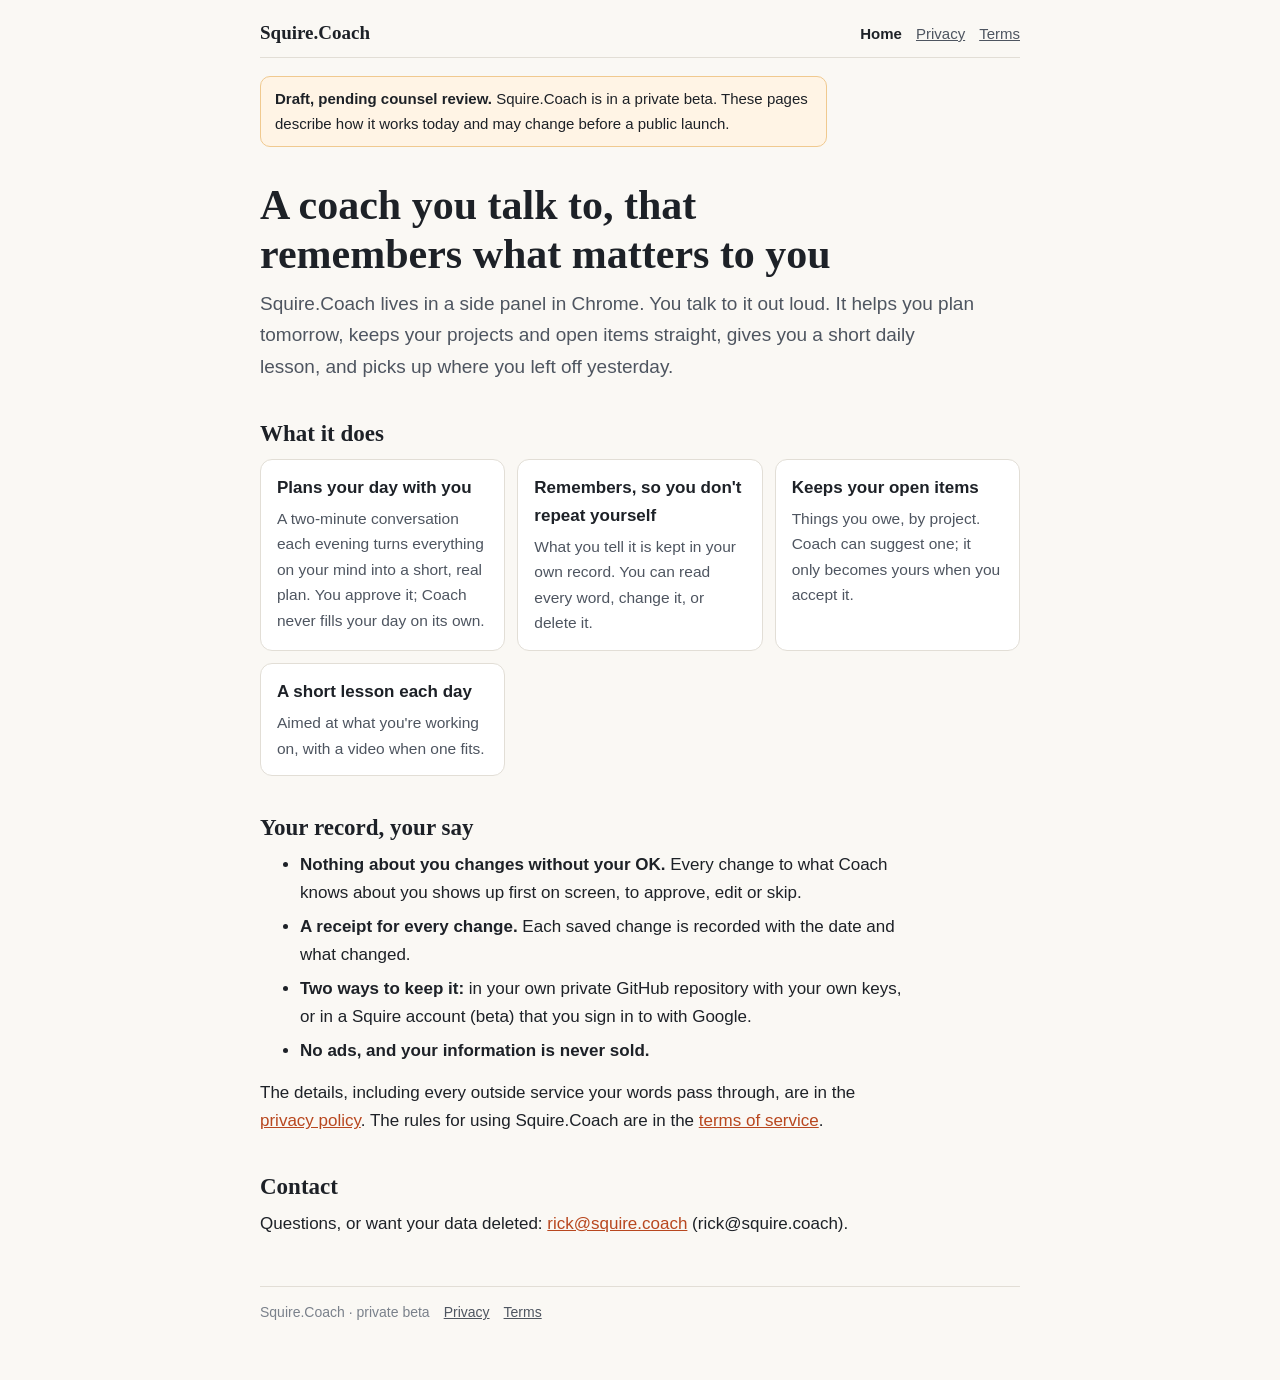
<file: index.html>
<!doctype html>
<html lang="en">
<head>
<meta charset="utf-8">
<meta name="viewport" content="width=device-width, initial-scale=1, viewport-fit=cover">
<title>Squire.Coach</title>
<meta name="description" content="Squire.Coach is a personal coach you talk to out loud. It remembers what matters to you, helps you plan your day, and never changes your record without your OK.">
<link rel="stylesheet" href="site.css">
</head>
<body>
<header class="site">
  <a class="name" href="./">Squire.Coach</a>
  <nav aria-label="Site"><a href="./" aria-current="page">Home</a><a href="privacy/">Privacy</a><a href="terms/">Terms</a></nav>
</header>
<main>
  <p class="draft"><b>Draft, pending counsel review.</b> Squire.Coach is in a private beta. These pages describe how it works today and may change before a public launch.</p>

  <h1>A coach you talk to, that remembers what matters to you</h1>
  <p class="lede">Squire.Coach lives in a side panel in Chrome. You talk to it out loud. It helps you plan tomorrow, keeps your projects and open items straight, gives you a short daily lesson, and picks up where you left off yesterday.</p>

  <h2>What it does</h2>
  <div class="cards">
    <div class="card"><h3>Plans your day with you</h3><p>A two-minute conversation each evening turns everything on your mind into a short, real plan. You approve it; Coach never fills your day on its own.</p></div>
    <div class="card"><h3>Remembers, so you don't repeat yourself</h3><p>What you tell it is kept in your own record. You can read every word, change it, or delete it.</p></div>
    <div class="card"><h3>Keeps your open items</h3><p>Things you owe, by project. Coach can suggest one; it only becomes yours when you accept it.</p></div>
    <div class="card"><h3>A short lesson each day</h3><p>Aimed at what you're working on, with a video when one fits.</p></div>
  </div>

  <h2>Your record, your say</h2>
  <ul>
    <li><b>Nothing about you changes without your OK.</b> Every change to what Coach knows about you shows up first on screen, to approve, edit or skip.</li>
    <li><b>A receipt for every change.</b> Each saved change is recorded with the date and what changed.</li>
    <li><b>Two ways to keep it:</b> in your own private GitHub repository with your own keys, or in a Squire account (beta) that you sign in to with Google.</li>
    <li><b>No ads, and your information is never sold.</b></li>
  </ul>
  <p>The details, including every outside service your words pass through, are in the <a href="privacy/">privacy policy</a>. The rules for using Squire.Coach are in the <a href="terms/">terms of service</a>.</p>

  <h2>Contact</h2>
  <p>Questions, or want your data deleted: <a href="mailto:rick@squire.coach">rick@squire.coach</a> (rick@squire.coach).</p>
</main>
<footer class="site"><span>Squire.Coach · private beta</span><a href="privacy/">Privacy</a><a href="terms/">Terms</a></footer>
</body>
</html>
</file>
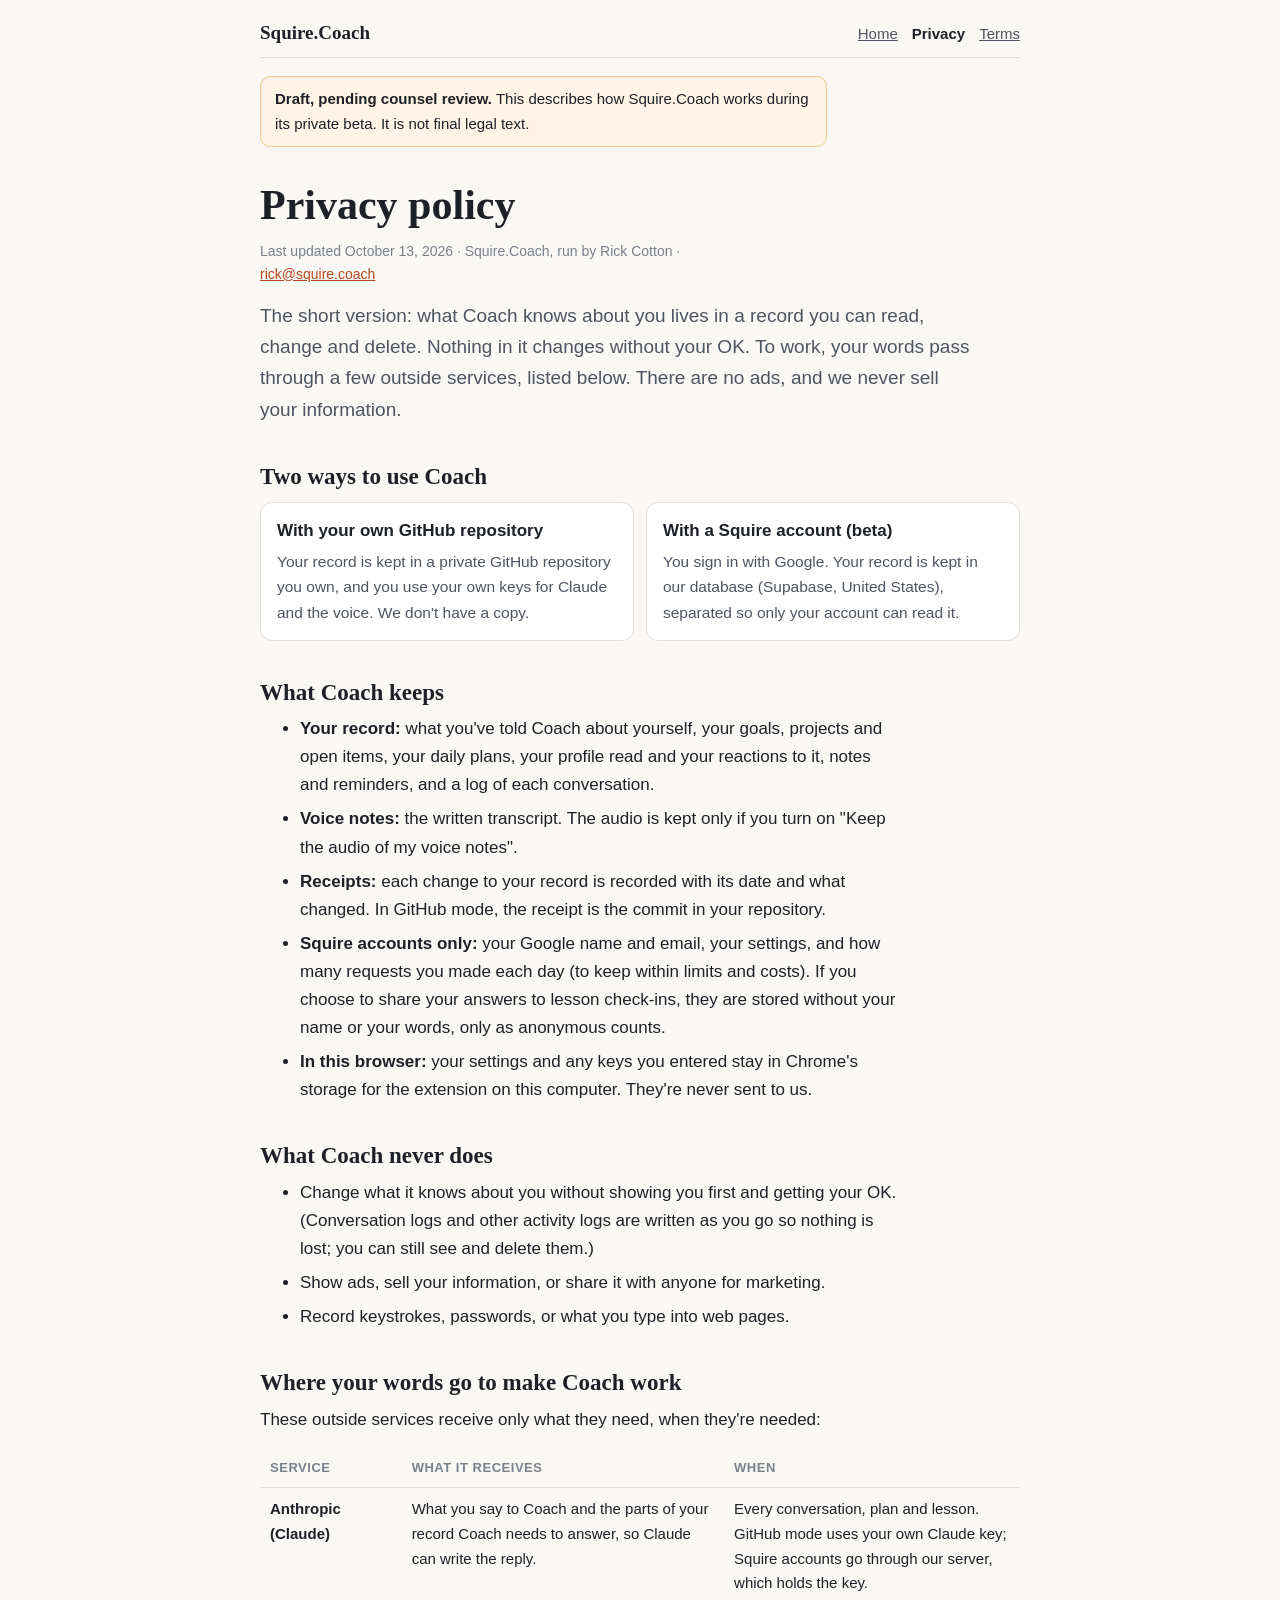
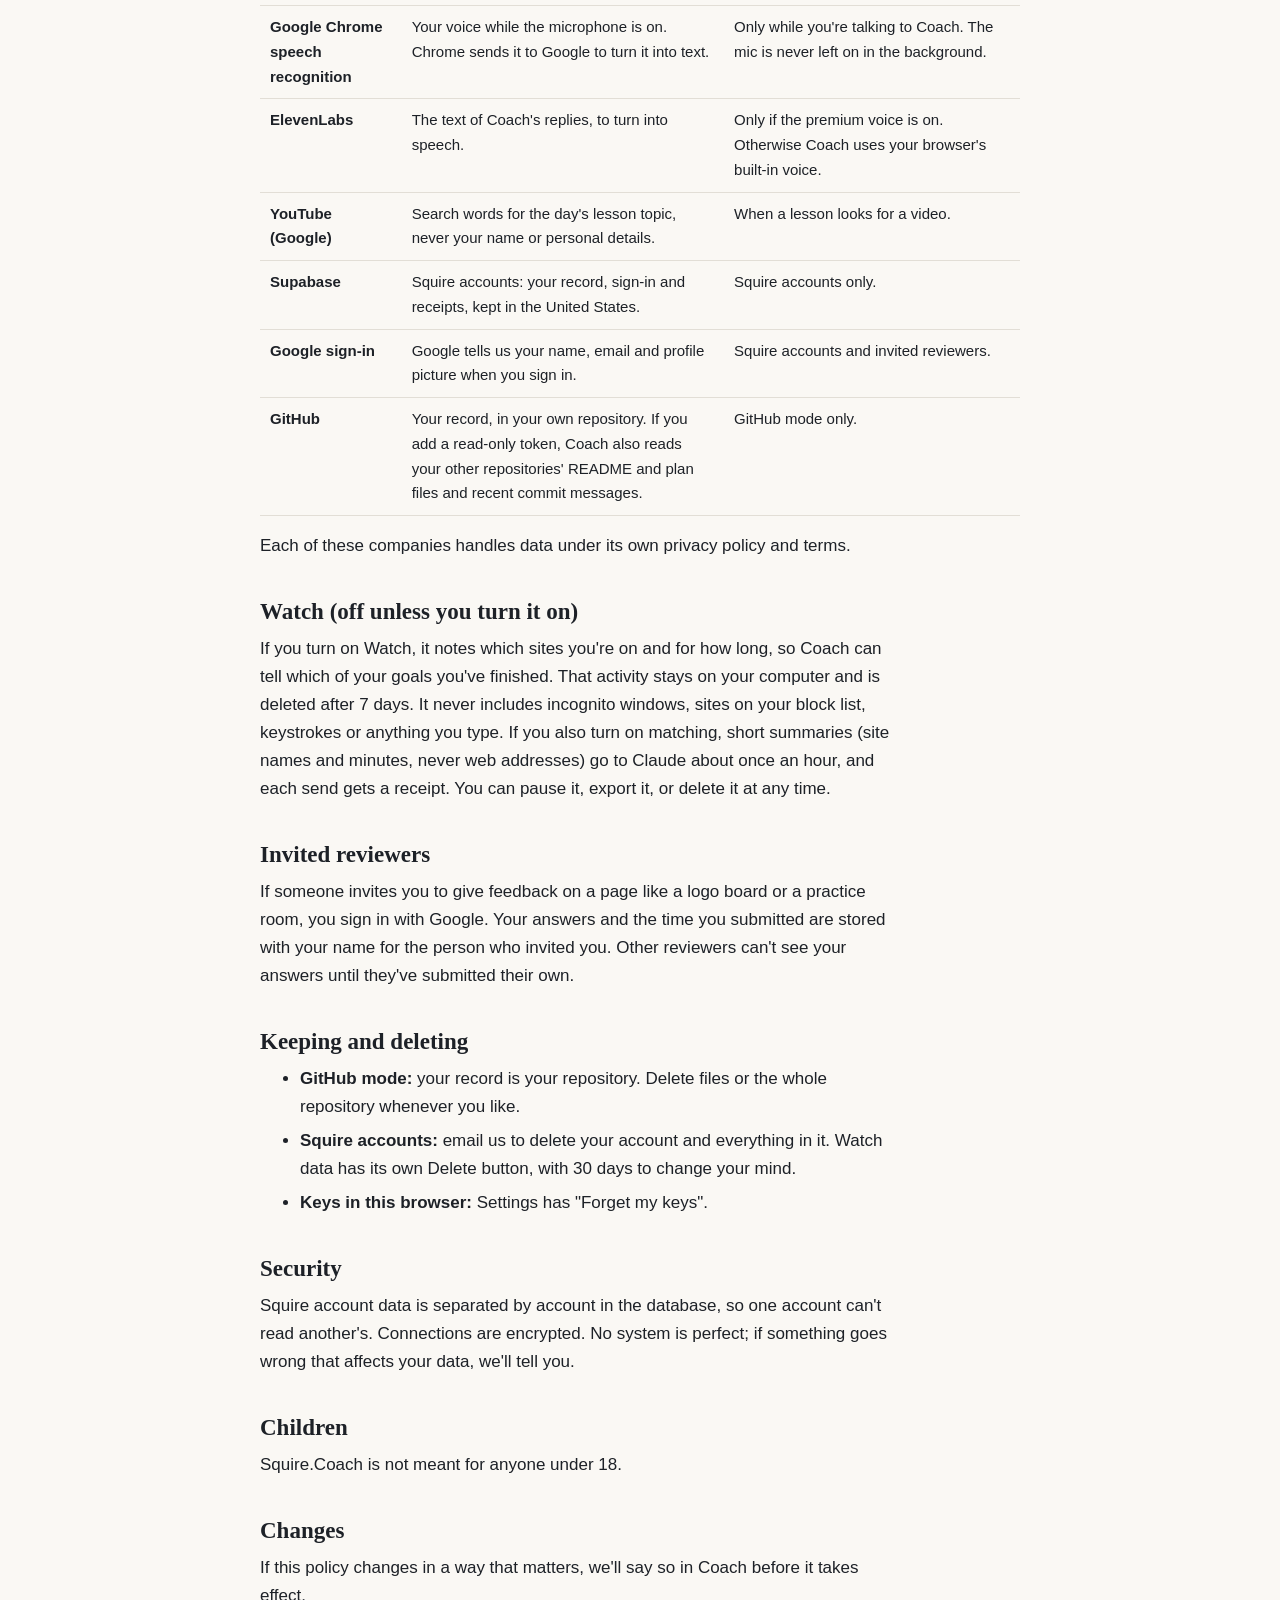
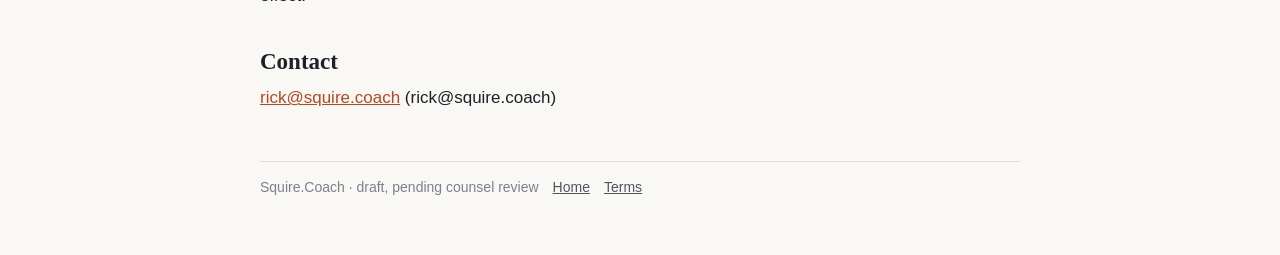
<file: privacy/index.html>
<!doctype html>
<html lang="en">
<head>
<meta charset="utf-8">
<meta name="viewport" content="width=device-width, initial-scale=1, viewport-fit=cover">
<title>Privacy · Squire.Coach</title>
<meta name="description" content="What Squire.Coach stores, where it's kept, and which outside services your words pass through.">
<link rel="stylesheet" href="../site.css">
</head>
<body>
<header class="site">
  <a class="name" href="../">Squire.Coach</a>
  <nav aria-label="Site"><a href="../">Home</a><a href="./" aria-current="page">Privacy</a><a href="../terms/">Terms</a></nav>
</header>
<main>
  <p class="draft"><b>Draft, pending counsel review.</b> This describes how Squire.Coach works during its private beta. It is not final legal text.</p>
  <h1>Privacy policy</h1>
  <p class="meta">Last updated October 13, 2026 · Squire.Coach, run by Rick Cotton · <a href="mailto:rick@squire.coach">rick@squire.coach</a></p>

  <p class="lede">The short version: what Coach knows about you lives in a record you can read, change and delete. Nothing in it changes without your OK. To work, your words pass through a few outside services, listed below. There are no ads, and we never sell your information.</p>

  <h2>Two ways to use Coach</h2>
  <div class="cards">
    <div class="card"><h3>With your own GitHub repository</h3><p>Your record is kept in a private GitHub repository you own, and you use your own keys for Claude and the voice. We don't have a copy.</p></div>
    <div class="card"><h3>With a Squire account (beta)</h3><p>You sign in with Google. Your record is kept in our database (Supabase, United States), separated so only your account can read it.</p></div>
  </div>

  <h2>What Coach keeps</h2>
  <ul>
    <li><b>Your record:</b> what you've told Coach about yourself, your goals, projects and open items, your daily plans, your profile read and your reactions to it, notes and reminders, and a log of each conversation.</li>
    <li><b>Voice notes:</b> the written transcript. The audio is kept only if you turn on "Keep the audio of my voice notes".</li>
    <li><b>Receipts:</b> each change to your record is recorded with its date and what changed. In GitHub mode, the receipt is the commit in your repository.</li>
    <li><b>Squire accounts only:</b> your Google name and email, your settings, and how many requests you made each day (to keep within limits and costs). If you choose to share your answers to lesson check-ins, they are stored without your name or your words, only as anonymous counts.</li>
    <li><b>In this browser:</b> your settings and any keys you entered stay in Chrome's storage for the extension on this computer. They're never sent to us.</li>
  </ul>

  <h2>What Coach never does</h2>
  <ul>
    <li>Change what it knows about you without showing you first and getting your OK. (Conversation logs and other activity logs are written as you go so nothing is lost; you can still see and delete them.)</li>
    <li>Show ads, sell your information, or share it with anyone for marketing.</li>
    <li>Record keystrokes, passwords, or what you type into web pages.</li>
  </ul>

  <h2>Where your words go to make Coach work</h2>
  <p>These outside services receive only what they need, when they're needed:</p>
  <div class="table-wrap">
  <table>
    <tr><th>Service</th><th>What it receives</th><th>When</th></tr>
    <tr><td><b>Anthropic (Claude)</b></td><td>What you say to Coach and the parts of your record Coach needs to answer, so Claude can write the reply.</td><td>Every conversation, plan and lesson. GitHub mode uses your own Claude key; Squire accounts go through our server, which holds the key.</td></tr>
    <tr><td><b>Google Chrome speech recognition</b></td><td>Your voice while the microphone is on. Chrome sends it to Google to turn it into text.</td><td>Only while you're talking to Coach. The mic is never left on in the background.</td></tr>
    <tr><td><b>ElevenLabs</b></td><td>The text of Coach's replies, to turn into speech.</td><td>Only if the premium voice is on. Otherwise Coach uses your browser's built-in voice.</td></tr>
    <tr><td><b>YouTube (Google)</b></td><td>Search words for the day's lesson topic, never your name or personal details.</td><td>When a lesson looks for a video.</td></tr>
    <tr><td><b>Supabase</b></td><td>Squire accounts: your record, sign-in and receipts, kept in the United States.</td><td>Squire accounts only.</td></tr>
    <tr><td><b>Google sign-in</b></td><td>Google tells us your name, email and profile picture when you sign in.</td><td>Squire accounts and invited reviewers.</td></tr>
    <tr><td><b>GitHub</b></td><td>Your record, in your own repository. If you add a read-only token, Coach also reads your other repositories' README and plan files and recent commit messages.</td><td>GitHub mode only.</td></tr>
  </table>
  </div>
  <p>Each of these companies handles data under its own privacy policy and terms.</p>

  <h2>Watch (off unless you turn it on)</h2>
  <p>If you turn on Watch, it notes which sites you're on and for how long, so Coach can tell which of your goals you've finished. That activity stays on your computer and is deleted after 7 days. It never includes incognito windows, sites on your block list, keystrokes or anything you type. If you also turn on matching, short summaries (site names and minutes, never web addresses) go to Claude about once an hour, and each send gets a receipt. You can pause it, export it, or delete it at any time.</p>

  <h2>Invited reviewers</h2>
  <p>If someone invites you to give feedback on a page like a logo board or a practice room, you sign in with Google. Your answers and the time you submitted are stored with your name for the person who invited you. Other reviewers can't see your answers until they've submitted their own.</p>

  <h2>Keeping and deleting</h2>
  <ul>
    <li><b>GitHub mode:</b> your record is your repository. Delete files or the whole repository whenever you like.</li>
    <li><b>Squire accounts:</b> email us to delete your account and everything in it. Watch data has its own Delete button, with 30 days to change your mind.</li>
    <li><b>Keys in this browser:</b> Settings has "Forget my keys".</li>
  </ul>

  <h2>Security</h2>
  <p>Squire account data is separated by account in the database, so one account can't read another's. Connections are encrypted. No system is perfect; if something goes wrong that affects your data, we'll tell you.</p>

  <h2>Children</h2>
  <p>Squire.Coach is not meant for anyone under 18.</p>

  <h2>Changes</h2>
  <p>If this policy changes in a way that matters, we'll say so in Coach before it takes effect.</p>

  <h2>Contact</h2>
  <p><a href="mailto:rick@squire.coach">rick@squire.coach</a> (rick@squire.coach)</p>
</main>
<footer class="site"><span>Squire.Coach · draft, pending counsel review</span><a href="../">Home</a><a href="../terms/">Terms</a></footer>
</body>
</html>
</file>
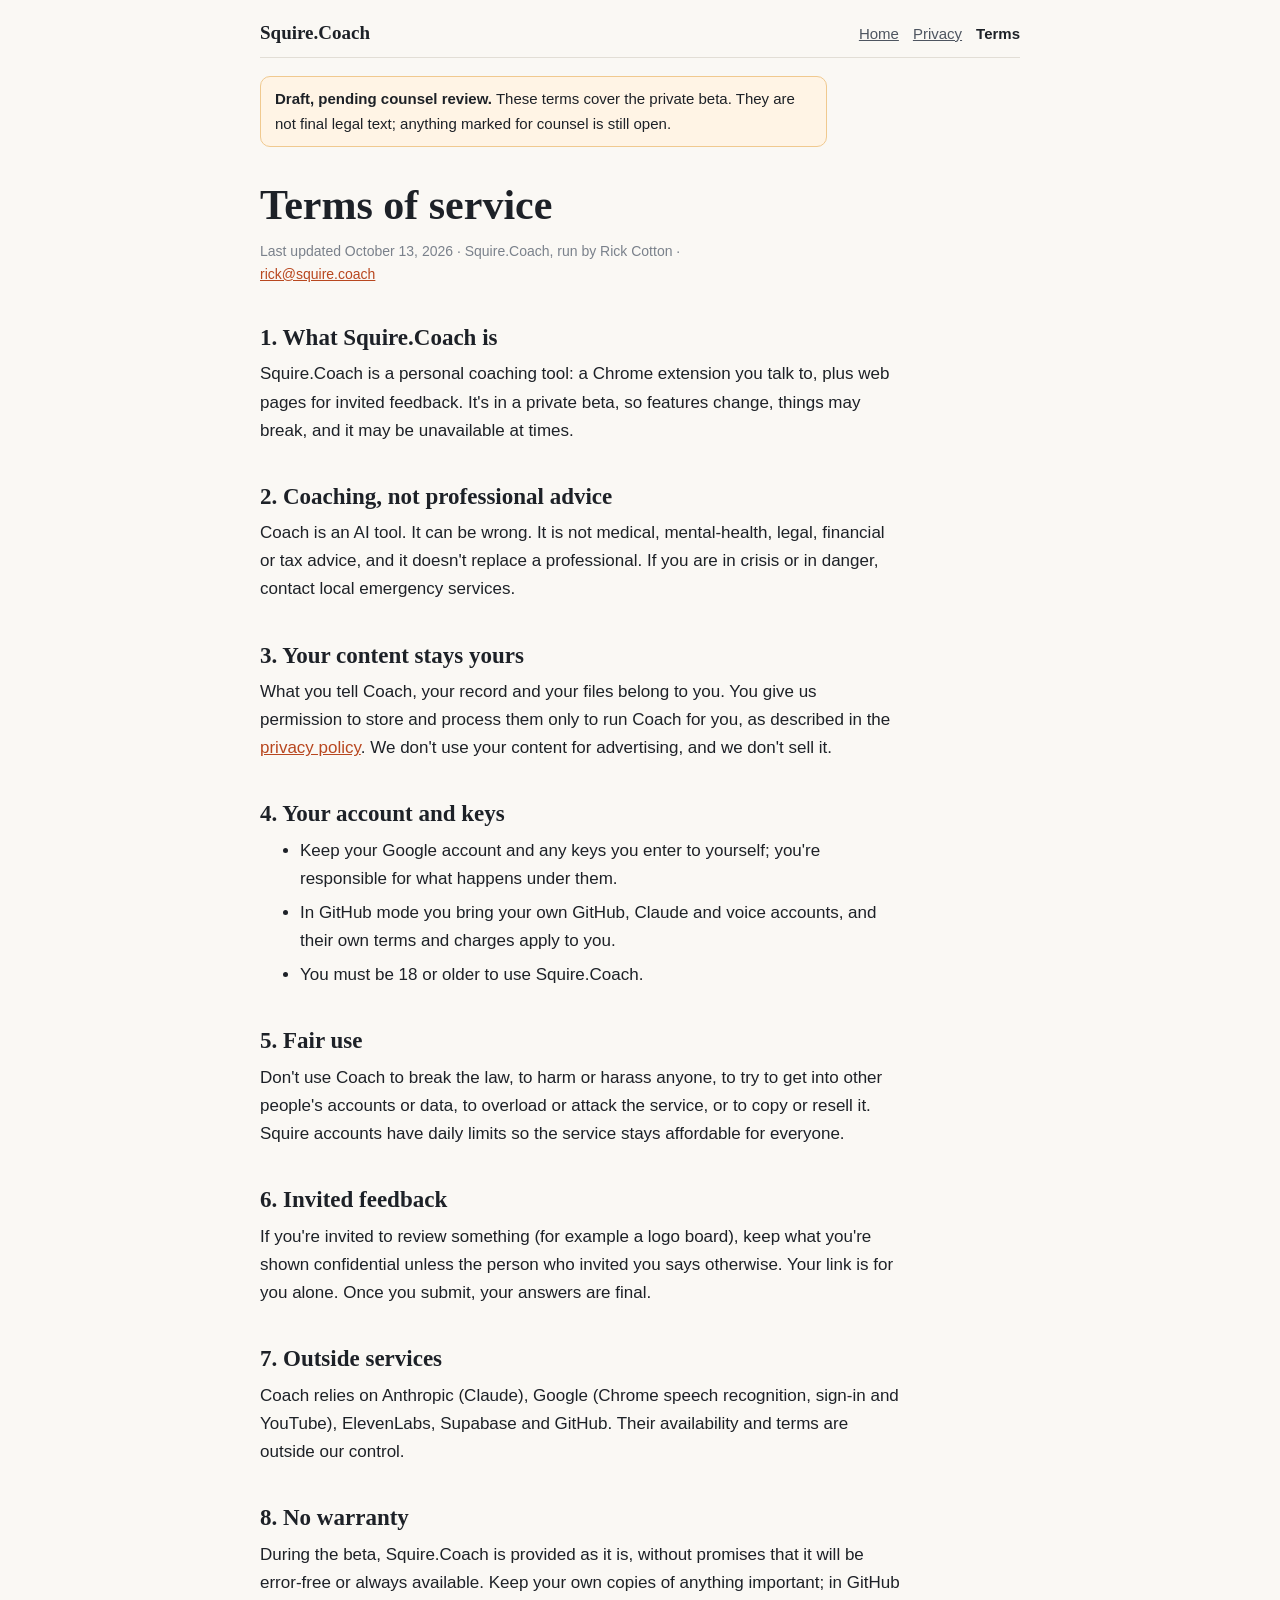
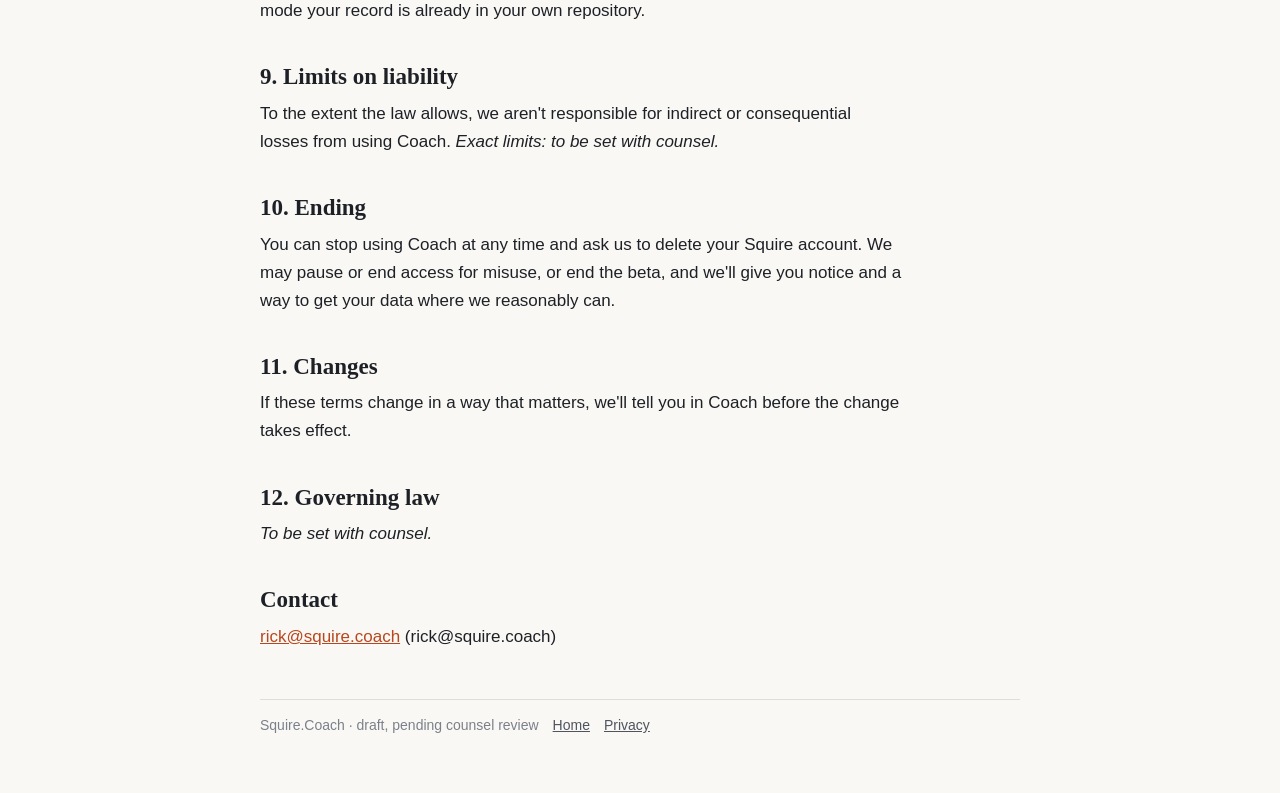
<file: terms/index.html>
<!doctype html>
<html lang="en">
<head>
<meta charset="utf-8">
<meta name="viewport" content="width=device-width, initial-scale=1, viewport-fit=cover">
<title>Terms · Squire.Coach</title>
<meta name="description" content="The rules for using Squire.Coach during its private beta.">
<link rel="stylesheet" href="../site.css">
</head>
<body>
<header class="site">
  <a class="name" href="../">Squire.Coach</a>
  <nav aria-label="Site"><a href="../">Home</a><a href="../privacy/">Privacy</a><a href="./" aria-current="page">Terms</a></nav>
</header>
<main>
  <p class="draft"><b>Draft, pending counsel review.</b> These terms cover the private beta. They are not final legal text; anything marked for counsel is still open.</p>
  <h1>Terms of service</h1>
  <p class="meta">Last updated October 13, 2026 · Squire.Coach, run by Rick Cotton · <a href="mailto:rick@squire.coach">rick@squire.coach</a></p>

  <h2>1. What Squire.Coach is</h2>
  <p>Squire.Coach is a personal coaching tool: a Chrome extension you talk to, plus web pages for invited feedback. It's in a private beta, so features change, things may break, and it may be unavailable at times.</p>

  <h2>2. Coaching, not professional advice</h2>
  <p>Coach is an AI tool. It can be wrong. It is not medical, mental-health, legal, financial or tax advice, and it doesn't replace a professional. If you are in crisis or in danger, contact local emergency services.</p>

  <h2>3. Your content stays yours</h2>
  <p>What you tell Coach, your record and your files belong to you. You give us permission to store and process them only to run Coach for you, as described in the <a href="../privacy/">privacy policy</a>. We don't use your content for advertising, and we don't sell it.</p>

  <h2>4. Your account and keys</h2>
  <ul>
    <li>Keep your Google account and any keys you enter to yourself; you're responsible for what happens under them.</li>
    <li>In GitHub mode you bring your own GitHub, Claude and voice accounts, and their own terms and charges apply to you.</li>
    <li>You must be 18 or older to use Squire.Coach.</li>
  </ul>

  <h2>5. Fair use</h2>
  <p>Don't use Coach to break the law, to harm or harass anyone, to try to get into other people's accounts or data, to overload or attack the service, or to copy or resell it. Squire accounts have daily limits so the service stays affordable for everyone.</p>

  <h2>6. Invited feedback</h2>
  <p>If you're invited to review something (for example a logo board), keep what you're shown confidential unless the person who invited you says otherwise. Your link is for you alone. Once you submit, your answers are final.</p>

  <h2>7. Outside services</h2>
  <p>Coach relies on Anthropic (Claude), Google (Chrome speech recognition, sign-in and YouTube), ElevenLabs, Supabase and GitHub. Their availability and terms are outside our control.</p>

  <h2>8. No warranty</h2>
  <p>During the beta, Squire.Coach is provided as it is, without promises that it will be error-free or always available. Keep your own copies of anything important; in GitHub mode your record is already in your own repository.</p>

  <h2>9. Limits on liability</h2>
  <p>To the extent the law allows, we aren't responsible for indirect or consequential losses from using Coach. <i>Exact limits: to be set with counsel.</i></p>

  <h2>10. Ending</h2>
  <p>You can stop using Coach at any time and ask us to delete your Squire account. We may pause or end access for misuse, or end the beta, and we'll give you notice and a way to get your data where we reasonably can.</p>

  <h2>11. Changes</h2>
  <p>If these terms change in a way that matters, we'll tell you in Coach before the change takes effect.</p>

  <h2>12. Governing law</h2>
  <p><i>To be set with counsel.</i></p>

  <h2>Contact</h2>
  <p><a href="mailto:rick@squire.coach">rick@squire.coach</a> (rick@squire.coach)</p>
</main>
<footer class="site"><span>Squire.Coach · draft, pending counsel review</span><a href="../">Home</a><a href="../privacy/">Privacy</a></footer>
</body>
</html>
</file>
<file: site.css>
/* Squire.Coach public pages: plain, readable, light and dark. */
:root {
  --bg: #FAF8F4; --card: #FFFFFF; --ink: #1D2127; --ink-2: #4E5560; --ink-3: #7A818B; --line: #E2DED6; --accent: #B8471F; --note-bg: #FFF4E5; --note-line: #F0C98F;
  --serif: "Source Serif 4", Georgia, "Times New Roman", serif;
  --sans: -apple-system, BlinkMacSystemFont, "Segoe UI", Roboto, Helvetica, Arial, sans-serif;
  color-scheme: light;
}
@media (prefers-color-scheme: dark) { :root:not([data-theme="light"]) { --bg: #14171B; --card: #1C2026; --ink: #ECEAE5; --ink-2: #B4BAC2; --ink-3: #8B929B; --line: #2E333A; --accent: #F07A4E; --note-bg: #2A2116; --note-line: #6B4E25; color-scheme: dark; } }
:root[data-theme="dark"] { --bg: #14171B; --card: #1C2026; --ink: #ECEAE5; --ink-2: #B4BAC2; --ink-3: #8B929B; --line: #2E333A; --accent: #F07A4E; --note-bg: #2A2116; --note-line: #6B4E25; color-scheme: dark; }
* { box-sizing: border-box; }
body { margin: 0; background: var(--bg); color: var(--ink); font: 17px/1.65 var(--sans); padding-inline: 20px; padding-block: 0 56px; }
header.site { max-width: 760px; margin: 0 auto; padding: 22px 0 10px; display: flex; gap: 16px; align-items: baseline; flex-wrap: wrap; border-bottom: 1px solid var(--line); }
header.site .name { font: 700 19px/1.2 var(--serif); color: var(--ink); text-decoration: none; }
header.site nav { display: flex; gap: 14px; margin-left: auto; font-size: 15px; flex-wrap: wrap; }
header.site nav a { color: var(--ink-2); }
header.site nav a[aria-current="page"] { color: var(--ink); font-weight: 700; text-decoration: none; }
main { max-width: 760px; margin: 0 auto; }
h1 { font: 700 clamp(30px, 6vw, 42px)/1.15 var(--serif); margin: 34px 0 10px; text-wrap: balance; }
h2 { font: 700 23px/1.25 var(--serif); margin: 38px 0 8px; text-wrap: balance; }
h3 { font-size: 17px; margin: 22px 0 4px; }
p, ul, ol { margin: 0 0 14px; max-width: 68ch; }
li { margin-bottom: 6px; }
a { color: var(--accent); }
.lede { font-size: 19px; color: var(--ink-2); }
.draft { border: 1px solid var(--note-line); background: var(--note-bg); border-radius: 10px; padding: 10px 14px; font-size: 15px; margin: 18px 0 0; }
.meta { color: var(--ink-3); font-size: 14px; }
.table-wrap { overflow-x: auto; margin: 0 0 16px; }
table { border-collapse: collapse; width: 100%; font-size: 15px; min-width: 560px; }
th, td { text-align: left; vertical-align: top; padding: 9px 10px; border-bottom: 1px solid var(--line); }
th { font-size: 13px; letter-spacing: .04em; text-transform: uppercase; color: var(--ink-3); }
.cards { display: grid; grid-template-columns: repeat(auto-fit, minmax(220px, 1fr)); gap: 12px; margin: 10px 0 18px; }
.card { background: var(--card); border: 1px solid var(--line); border-radius: 12px; padding: 14px 16px; }
.card h3 { margin-top: 0; }
.card p { margin: 0; font-size: 15.5px; color: var(--ink-2); }
footer.site { max-width: 760px; margin: 48px auto 0; padding-top: 14px; border-top: 1px solid var(--line); color: var(--ink-3); font-size: 14px; display: flex; gap: 14px; flex-wrap: wrap; }
footer.site a { color: var(--ink-2); }
</file>
